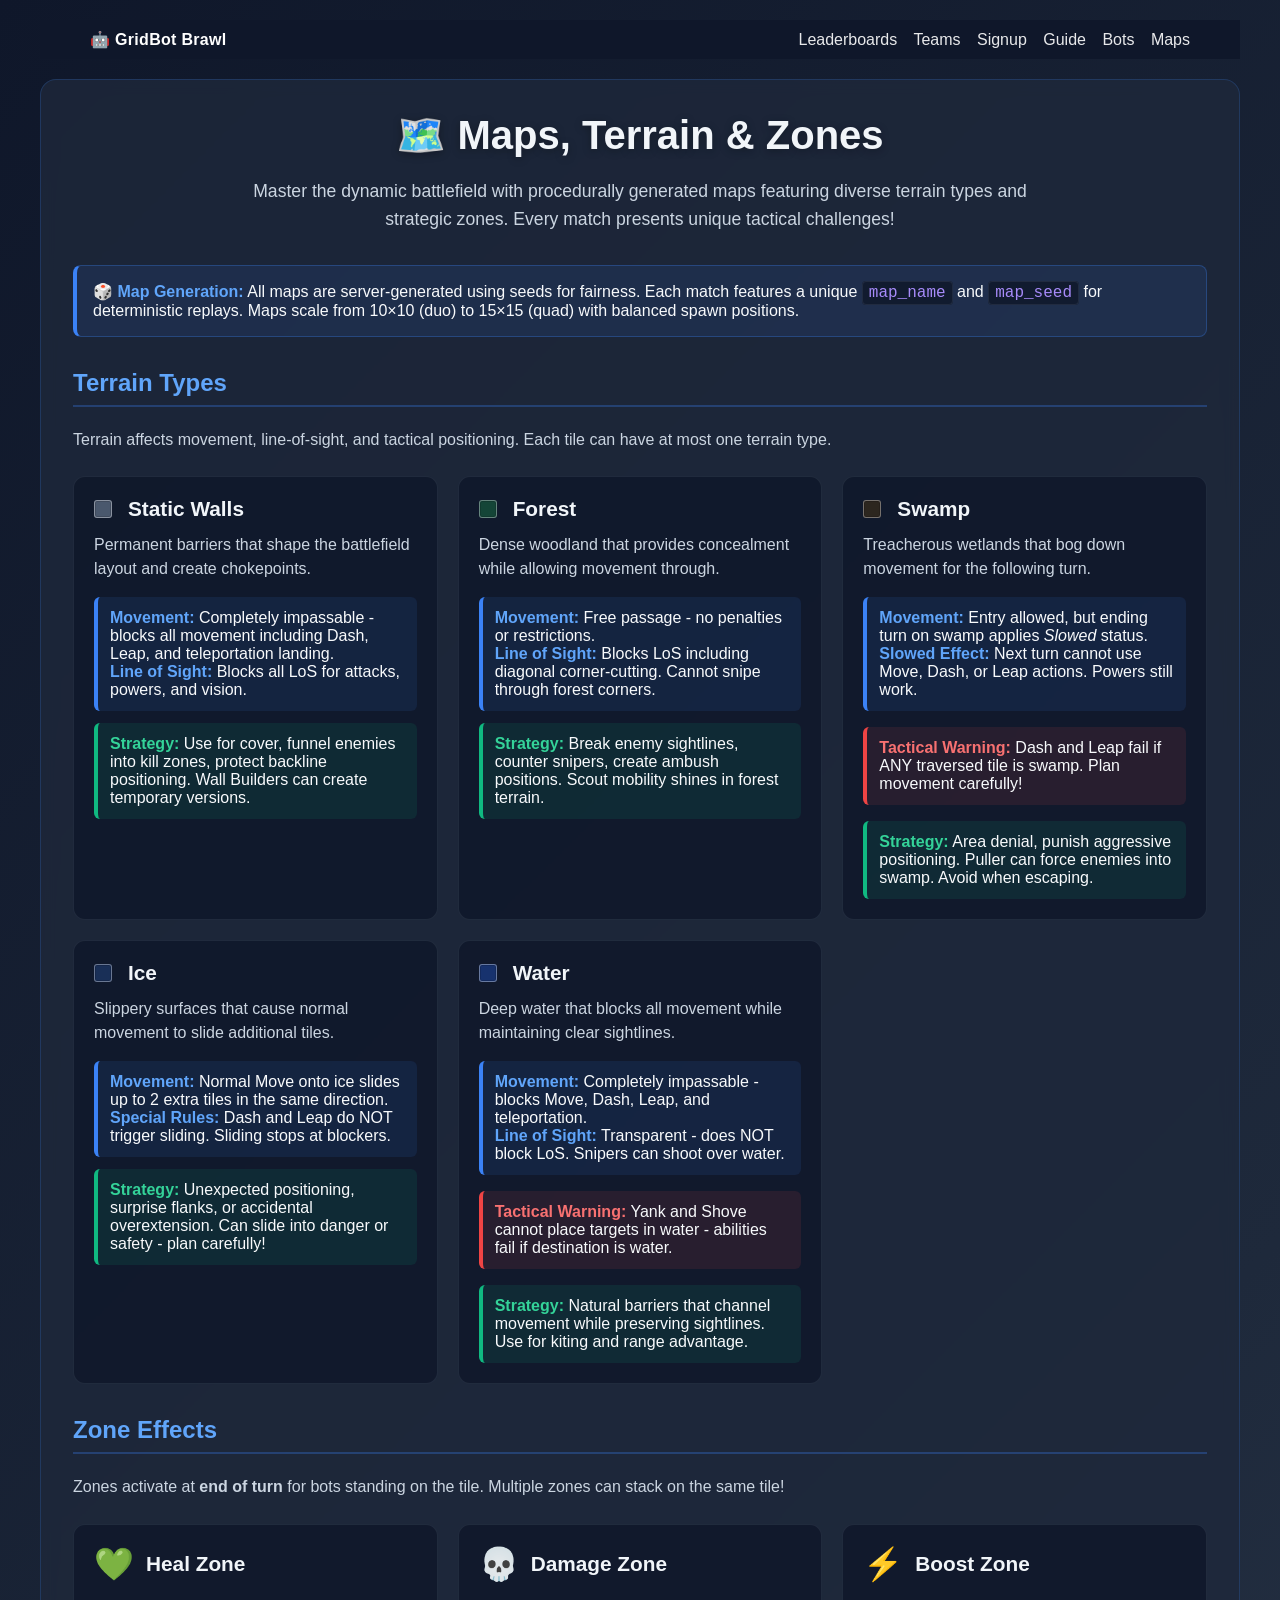
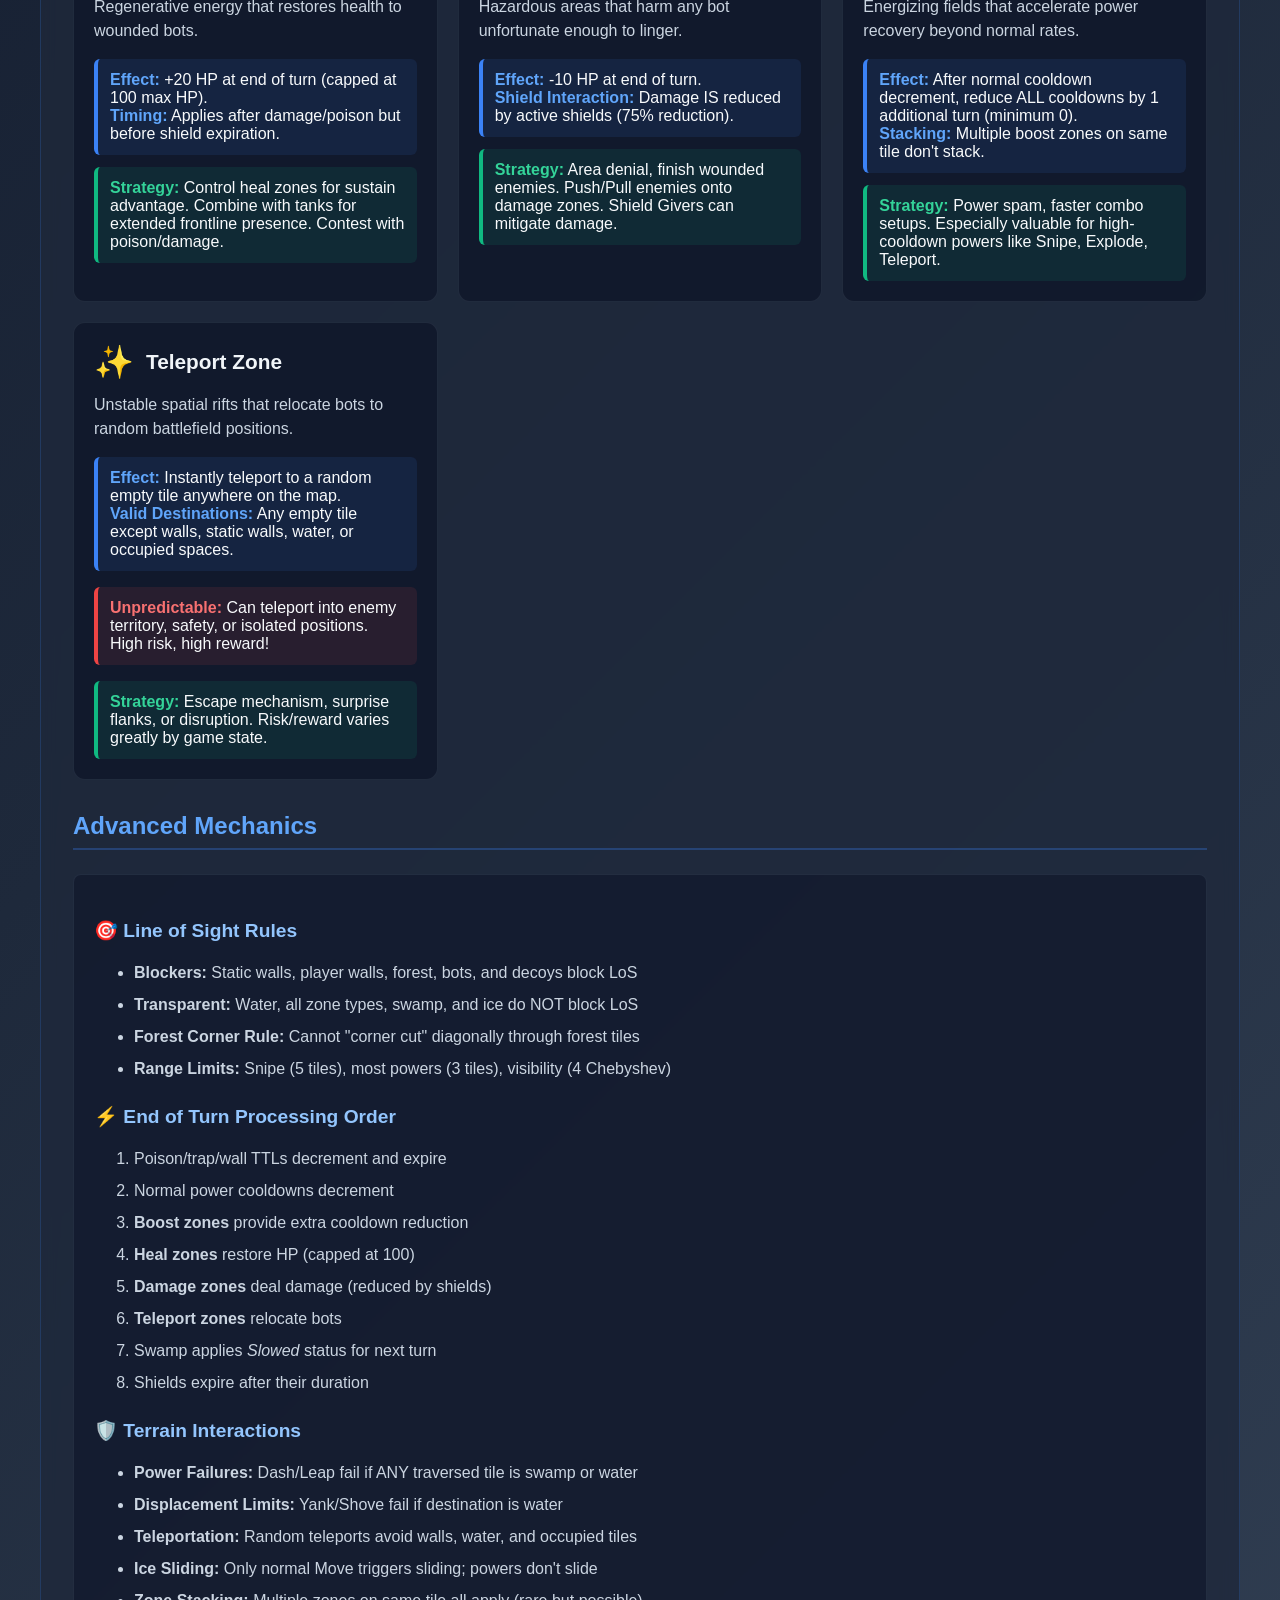
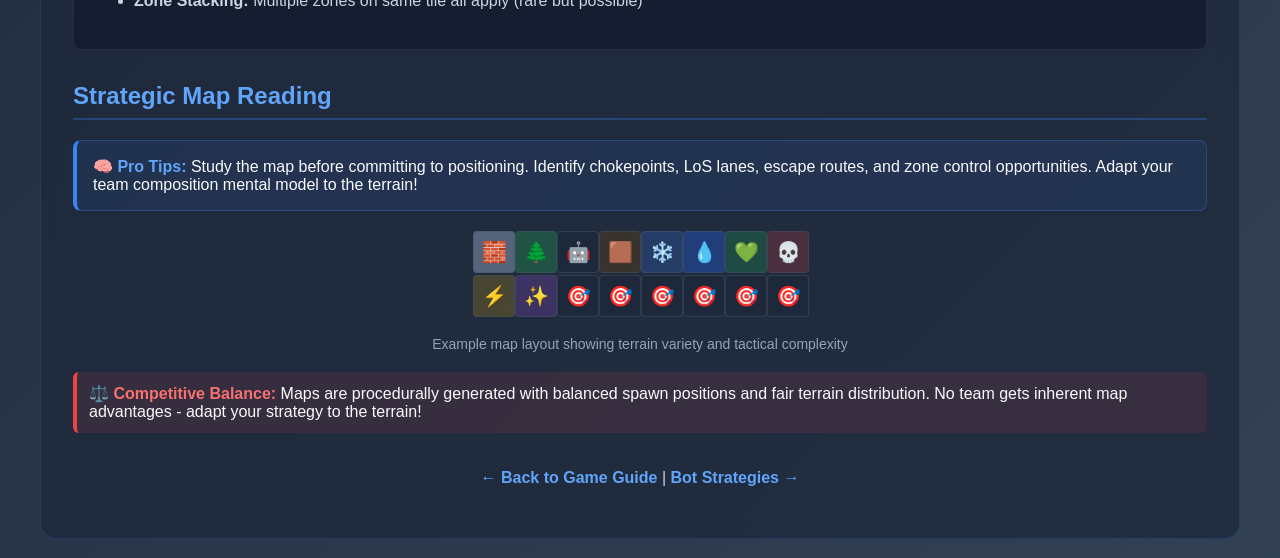
<file: frontend/maps.html>
<!DOCTYPE html>
<html lang="en" data-version="1758052005">
<head>
  <meta charset="UTF-8">
  <title>Maps & Terrain – GridBot Brawl</title>
  <meta name="viewport" content="width=device-width, initial-scale=1">
  <meta http-equiv="Cache-Control" content="no-cache, no-store, must-revalidate">
  <meta http-equiv="Pragma" content="no-cache">
  <meta http-equiv="Expires" content="0"><meta http-equiv="Content-Security-Policy" content="upgrade-insecure-requests">  <link rel="stylesheet" href="style.css?v=1758052001">
  <style>
    body { 
      font-family: 'Inter', 'Segoe UI', Arial, sans-serif; 
      margin: 0; 
      padding: 20px;
      max-width: 1200px; 
      margin: 0 auto;
      background: linear-gradient(135deg, #0f172a 0%, #1e293b 50%, #334155 100%);
      color: #f8fafc;
      min-height: 100vh;
    }
    
    main {
      background: rgba(30, 41, 59, 0.8);
      border-radius: 16px;
      padding: 32px;
      margin-top: 20px;
      backdrop-filter: blur(8px);
      border: 1px solid rgba(59, 130, 246, 0.2);
    }
    
    h1 { 
      color: #f1f5f9; 
      text-align: center;
      font-size: 2.5rem;
      margin-bottom: 16px;
      text-shadow: 0 2px 8px rgba(0,0,0,0.3);
    }
    
    h2 { 
      color: #60a5fa; 
      border-bottom: 2px solid rgba(59, 130, 246, 0.3);
      padding-bottom: 8px;
      margin-top: 32px;
      font-size: 1.5rem;
    }
    
    h3 {
      color: #93c5fd;
      margin-top: 24px;
      font-size: 1.2rem;
    }
    
    p {
      color: #cbd5e1;
      margin-bottom: 16px;
      line-height: 1.6;
    }
    
    .intro {
      text-align: center;
      margin-bottom: 32px;
      font-size: 1.1rem;
      color: #cbd5e1;
      max-width: 800px;
      margin-left: auto;
      margin-right: auto;
    }
    
    .terrain-grid, .zone-grid {
      display: grid;
      grid-template-columns: repeat(auto-fit, minmax(300px, 1fr));
      gap: 20px;
      margin: 24px 0;
    }
    
    .terrain-card, .zone-card {
      background: rgba(15, 23, 42, 0.8);
      border-radius: 12px;
      padding: 20px;
      border: 1px solid rgba(71, 85, 105, 0.3);
      transition: all 0.3s ease;
    }
    
    .terrain-card:hover, .zone-card:hover {
      transform: translateY(-2px);
      box-shadow: 0 8px 32px rgba(0,0,0,0.2);
      border-color: rgba(59, 130, 246, 0.4);
    }
    
    .terrain-header, .zone-header {
      display: flex;
      align-items: center;
      gap: 12px;
      margin-bottom: 12px;
      font-size: 1.3rem;
      font-weight: 700;
    }
    
    .terrain-emoji, .zone-emoji {
      font-size: 2rem;
    }
    /* Compact color swatch used instead of terrain emojis to avoid clutter */
    .terrain-swatch {
      width: 16px;
      height: 16px;
      border-radius: 3px;
      border: 1px solid rgba(255,255,255,0.35);
      box-shadow: inset 0 0 0 1px rgba(0,0,0,0.15);
      display: inline-block;
      margin-right: 4px;
    }
    
    .terrain-name, .zone-name {
      color: #f1f5f9;
    }
    
    .terrain-desc, .zone-desc {
      color: #cbd5e1;
      margin-bottom: 16px;
      line-height: 1.5;
    }
    
    .mechanics {
      background: rgba(59, 130, 246, 0.1);
      border-left: 4px solid #3b82f6;
      padding: 12px;
      border-radius: 6px;
      margin-bottom: 12px;
    }
    
    .mechanics strong {
      color: #60a5fa;
    }
    
    .strategy {
      background: rgba(16, 185, 129, 0.1);
      border-left: 4px solid #10b981;
      padding: 12px;
      border-radius: 6px;
    }
    
    .strategy strong {
      color: #34d399;
    }
    
    .warning {
      background: rgba(239, 68, 68, 0.1);
      border-left: 4px solid #ef4444;
      padding: 12px;
      border-radius: 6px;
      margin: 16px 0;
    }
    
    .warning strong {
      color: #f87171;
    }
    
    .info-box {
      background: rgba(59, 130, 246, 0.1);
      border: 1px solid rgba(59, 130, 246, 0.3);
      border-radius: 8px;
      padding: 16px;
      margin: 20px 0;
      border-left: 4px solid #3b82f6;
    }
    
    .info-box strong {
      color: #60a5fa;
    }
    
    code {
      background: rgba(15, 23, 42, 0.8);
      color: #a78bfa;
      padding: 2px 6px;
      border-radius: 4px;
      border: 1px solid rgba(71, 85, 105, 0.3);
      font-family: 'JetBrains Mono', 'Fira Code', monospace;
    }
    
    .rules-section {
      background: rgba(15, 23, 42, 0.6);
      border-radius: 8px;
      padding: 20px;
      margin: 24px 0;
      border: 1px solid rgba(71, 85, 105, 0.3);
    }
    
    ul, ol {
      color: #cbd5e1;
      margin-bottom: 16px;
    }
    
    li {
      margin-bottom: 8px;
      line-height: 1.5;
    }
    
    .visual-grid {
      display: grid;
      grid-template-columns: repeat(8, 40px);
      gap: 2px;
      margin: 16px 0;
      justify-content: center;
    }
    
    .grid-cell {
      width: 40px;
      height: 40px;
      display: flex;
      align-items: center;
      justify-content: center;
      border: 1px solid rgba(71, 85, 105, 0.5);
      border-radius: 4px;
      font-size: 20px;
      background: rgba(30, 41, 59, 0.8);
    }
    
    .grid-cell.forest { background: rgba(34, 197, 94, 0.25); }
    .grid-cell.swamp { background: rgba(120, 72, 0, 0.28); }
    .grid-cell.ice { background: rgba(59, 130, 246, 0.22); }
    .grid-cell.water { background: rgba(37, 99, 235, 0.35); }
    .grid-cell.wall { background: rgba(100, 116, 139, 0.8); }
    .grid-cell.heal { background: rgba(34, 197, 94, 0.2); }
    .grid-cell.damage { background: rgba(239, 68, 68, 0.2); }
    .grid-cell.boost { background: rgba(234, 179, 8, 0.2); }
    .grid-cell.teleport { background: rgba(168, 85, 247, 0.2); }
  </style>
</head>
<body>
  <header class="site-header">
    <div class="nav">
      <a class="brand" href="index.html">🤖 GridBot Brawl</a>
      <nav class="links">
        <a href="leaderboard.html?mode=duo">Leaderboards</a>
        <a href="teams.html">Teams</a>
        <a href="signup.html">Signup</a>
        <a href="guide.html">Guide</a>
        <a href="bots.html">Bots</a>
        <a href="maps.html">Maps</a>
      </nav>
    </div>
  </header>

  <main>
    <h1>🗺️ Maps, Terrain & Zones</h1>
    <div class="intro">
      <p>Master the dynamic battlefield with procedurally generated maps featuring diverse terrain types and strategic zones. Every match presents unique tactical challenges!</p>
    </div>

    <div class="info-box">
      <strong>🎲 Map Generation:</strong> All maps are server-generated using seeds for fairness. Each match features a unique <code>map_name</code> and <code>map_seed</code> for deterministic replays. Maps scale from 10×10 (duo) to 15×15 (quad) with balanced spawn positions.
    </div>

    <h2>Terrain Types</h2>
    <p>Terrain affects movement, line-of-sight, and tactical positioning. Each tile can have at most one terrain type.</p>

    <div class="terrain-grid">
      <div class="terrain-card">
        <div class="terrain-header">
          <span class="terrain-swatch" style="background: rgba(100, 116, 139, 0.7)"></span>
          <span class="terrain-name">Static Walls</span>
        </div>
        <div class="terrain-desc">Permanent barriers that shape the battlefield layout and create chokepoints.</div>
        <div class="mechanics">
          <strong>Movement:</strong> Completely impassable - blocks all movement including Dash, Leap, and teleportation landing.<br>
          <strong>Line of Sight:</strong> Blocks all LoS for attacks, powers, and vision.
        </div>
        <div class="strategy">
          <strong>Strategy:</strong> Use for cover, funnel enemies into kill zones, protect backline positioning. Wall Builders can create temporary versions.
        </div>
      </div>

      <div class="terrain-card">
        <div class="terrain-header">
          <span class="terrain-swatch" style="background: rgba(34, 197, 94, 0.25)"></span>
          <span class="terrain-name">Forest</span>
        </div>
        <div class="terrain-desc">Dense woodland that provides concealment while allowing movement through.</div>
        <div class="mechanics">
          <strong>Movement:</strong> Free passage - no penalties or restrictions.<br>
          <strong>Line of Sight:</strong> Blocks LoS including diagonal corner-cutting. Cannot snipe through forest corners.
        </div>
        <div class="strategy">
          <strong>Strategy:</strong> Break enemy sightlines, counter snipers, create ambush positions. Scout mobility shines in forest terrain.
        </div>
      </div>

      <div class="terrain-card">
        <div class="terrain-header">
          <span class="terrain-swatch" style="background: rgba(120, 72, 0, 0.28)"></span>
          <span class="terrain-name">Swamp</span>
        </div>
        <div class="terrain-desc">Treacherous wetlands that bog down movement for the following turn.</div>
        <div class="mechanics">
          <strong>Movement:</strong> Entry allowed, but ending turn on swamp applies <em>Slowed</em> status.<br>
          <strong>Slowed Effect:</strong> Next turn cannot use Move, Dash, or Leap actions. Powers still work.
        </div>
        <div class="warning">
          <strong>Tactical Warning:</strong> Dash and Leap fail if ANY traversed tile is swamp. Plan movement carefully!
        </div>
        <div class="strategy">
          <strong>Strategy:</strong> Area denial, punish aggressive positioning. Puller can force enemies into swamp. Avoid when escaping.
        </div>
      </div>

      <div class="terrain-card">
        <div class="terrain-header">
          <span class="terrain-swatch" style="background: rgba(59, 130, 246, 0.22)"></span>
          <span class="terrain-name">Ice</span>
        </div>
        <div class="terrain-desc">Slippery surfaces that cause normal movement to slide additional tiles.</div>
        <div class="mechanics">
          <strong>Movement:</strong> Normal Move onto ice slides up to 2 extra tiles in the same direction.<br>
          <strong>Special Rules:</strong> Dash and Leap do NOT trigger sliding. Sliding stops at blockers.
        </div>
        <div class="strategy">
          <strong>Strategy:</strong> Unexpected positioning, surprise flanks, or accidental overextension. Can slide into danger or safety - plan carefully!
        </div>
      </div>

      <div class="terrain-card">
        <div class="terrain-header">
          <span class="terrain-swatch" style="background: rgba(37, 99, 235, 0.35)"></span>
          <span class="terrain-name">Water</span>
        </div>
        <div class="terrain-desc">Deep water that blocks all movement while maintaining clear sightlines.</div>
        <div class="mechanics">
          <strong>Movement:</strong> Completely impassable - blocks Move, Dash, Leap, and teleportation.<br>
          <strong>Line of Sight:</strong> Transparent - does NOT block LoS. Snipers can shoot over water.
        </div>
        <div class="warning">
          <strong>Tactical Warning:</strong> Yank and Shove cannot place targets in water - abilities fail if destination is water.
        </div>
        <div class="strategy">
          <strong>Strategy:</strong> Natural barriers that channel movement while preserving sightlines. Use for kiting and range advantage.
        </div>
      </div>
    </div>

    <h2>Zone Effects</h2>
    <p>Zones activate at <strong>end of turn</strong> for bots standing on the tile. Multiple zones can stack on the same tile!</p>

    <div class="zone-grid">
      <div class="zone-card">
        <div class="zone-header">
          <span class="zone-emoji">💚</span>
          <span class="zone-name">Heal Zone</span>
        </div>
        <div class="zone-desc">Regenerative energy that restores health to wounded bots.</div>
        <div class="mechanics">
          <strong>Effect:</strong> +20 HP at end of turn (capped at 100 max HP).<br>
          <strong>Timing:</strong> Applies after damage/poison but before shield expiration.
        </div>
        <div class="strategy">
          <strong>Strategy:</strong> Control heal zones for sustain advantage. Combine with tanks for extended frontline presence. Contest with poison/damage.
        </div>
      </div>

      <div class="zone-card">
        <div class="zone-header">
          <span class="zone-emoji">💀</span>
          <span class="zone-name">Damage Zone</span>
        </div>
        <div class="zone-desc">Hazardous areas that harm any bot unfortunate enough to linger.</div>
        <div class="mechanics">
          <strong>Effect:</strong> -10 HP at end of turn.<br>
          <strong>Shield Interaction:</strong> Damage IS reduced by active shields (75% reduction).
        </div>
        <div class="strategy">
          <strong>Strategy:</strong> Area denial, finish wounded enemies. Push/Pull enemies onto damage zones. Shield Givers can mitigate damage.
        </div>
      </div>

      <div class="zone-card">
        <div class="zone-header">
          <span class="zone-emoji">⚡</span>
          <span class="zone-name">Boost Zone</span>
        </div>
        <div class="zone-desc">Energizing fields that accelerate power recovery beyond normal rates.</div>
        <div class="mechanics">
          <strong>Effect:</strong> After normal cooldown decrement, reduce ALL cooldowns by 1 additional turn (minimum 0).<br>
          <strong>Stacking:</strong> Multiple boost zones on same tile don't stack.
        </div>
        <div class="strategy">
          <strong>Strategy:</strong> Power spam, faster combo setups. Especially valuable for high-cooldown powers like Snipe, Explode, Teleport.
        </div>
      </div>

      <div class="zone-card">
        <div class="zone-header">
          <span class="zone-emoji">✨</span>
          <span class="zone-name">Teleport Zone</span>
        </div>
        <div class="zone-desc">Unstable spatial rifts that relocate bots to random battlefield positions.</div>
        <div class="mechanics">
          <strong>Effect:</strong> Instantly teleport to a random empty tile anywhere on the map.<br>
          <strong>Valid Destinations:</strong> Any empty tile except walls, static walls, water, or occupied spaces.
        </div>
        <div class="warning">
          <strong>Unpredictable:</strong> Can teleport into enemy territory, safety, or isolated positions. High risk, high reward!
        </div>
        <div class="strategy">
          <strong>Strategy:</strong> Escape mechanism, surprise flanks, or disruption. Risk/reward varies greatly by game state.
        </div>
      </div>
    </div>

    <h2>Advanced Mechanics</h2>
    <div class="rules-section">
      <h3>🎯 Line of Sight Rules</h3>
      <ul>
        <li><strong>Blockers:</strong> Static walls, player walls, forest, bots, and decoys block LoS</li>
        <li><strong>Transparent:</strong> Water, all zone types, swamp, and ice do NOT block LoS</li>
        <li><strong>Forest Corner Rule:</strong> Cannot "corner cut" diagonally through forest tiles</li>
        <li><strong>Range Limits:</strong> Snipe (5 tiles), most powers (3 tiles), visibility (4 Chebyshev)</li>
      </ul>

      <h3>⚡ End of Turn Processing Order</h3>
      <ol>
        <li>Poison/trap/wall TTLs decrement and expire</li>
        <li>Normal power cooldowns decrement</li>
        <li><strong>Boost zones</strong> provide extra cooldown reduction</li>
        <li><strong>Heal zones</strong> restore HP (capped at 100)</li>
        <li><strong>Damage zones</strong> deal damage (reduced by shields)</li>
        <li><strong>Teleport zones</strong> relocate bots</li>
        <li>Swamp applies <em>Slowed</em> status for next turn</li>
        <li>Shields expire after their duration</li>
      </ol>

      <h3>🛡️ Terrain Interactions</h3>
      <ul>
        <li><strong>Power Failures:</strong> Dash/Leap fail if ANY traversed tile is swamp or water</li>
        <li><strong>Displacement Limits:</strong> Yank/Shove fail if destination is water</li>
        <li><strong>Teleportation:</strong> Random teleports avoid walls, water, and occupied tiles</li>
        <li><strong>Ice Sliding:</strong> Only normal Move triggers sliding; powers don't slide</li>
        <li><strong>Zone Stacking:</strong> Multiple zones on same tile all apply (rare but possible)</li>
      </ul>
    </div>

    <h2>Strategic Map Reading</h2>
    <div class="info-box">
      <strong>🧠 Pro Tips:</strong> Study the map before committing to positioning. Identify chokepoints, LoS lanes, escape routes, and zone control opportunities. Adapt your team composition mental model to the terrain!
    </div>

    <div class="visual-grid">
      <div class="grid-cell wall">🧱</div>
      <div class="grid-cell forest">🌲</div>
      <div class="grid-cell">🤖</div>
      <div class="grid-cell swamp">🟫</div>
      <div class="grid-cell ice">❄️</div>
      <div class="grid-cell water">💧</div>
      <div class="grid-cell heal">💚</div>
      <div class="grid-cell damage">💀</div>
      <div class="grid-cell boost">⚡</div>
      <div class="grid-cell teleport">✨</div>
      <div class="grid-cell">🎯</div>
      <div class="grid-cell">🎯</div>
      <div class="grid-cell">🎯</div>
      <div class="grid-cell">🎯</div>
      <div class="grid-cell">🎯</div>
      <div class="grid-cell">🎯</div>
    </div>
    <p style="text-align: center; font-size: 14px; color: #94a3b8; margin-top: 8px;">
      Example map layout showing terrain variety and tactical complexity
    </p>

    <div class="warning">
      <strong>⚖️ Competitive Balance:</strong> Maps are procedurally generated with balanced spawn positions and fair terrain distribution. No team gets inherent map advantages - adapt your strategy to the terrain!
    </div>

    <p style="text-align: center; margin-top: 32px;">
      <a href="guide.html" style="color: #60a5fa; text-decoration: none; font-weight: 600;">← Back to Game Guide</a> | 
      <a href="bots.html" style="color: #60a5fa; text-decoration: none; font-weight: 600;">Bot Strategies →</a>
    </p>
  </main>
</body>
</html>
</file>
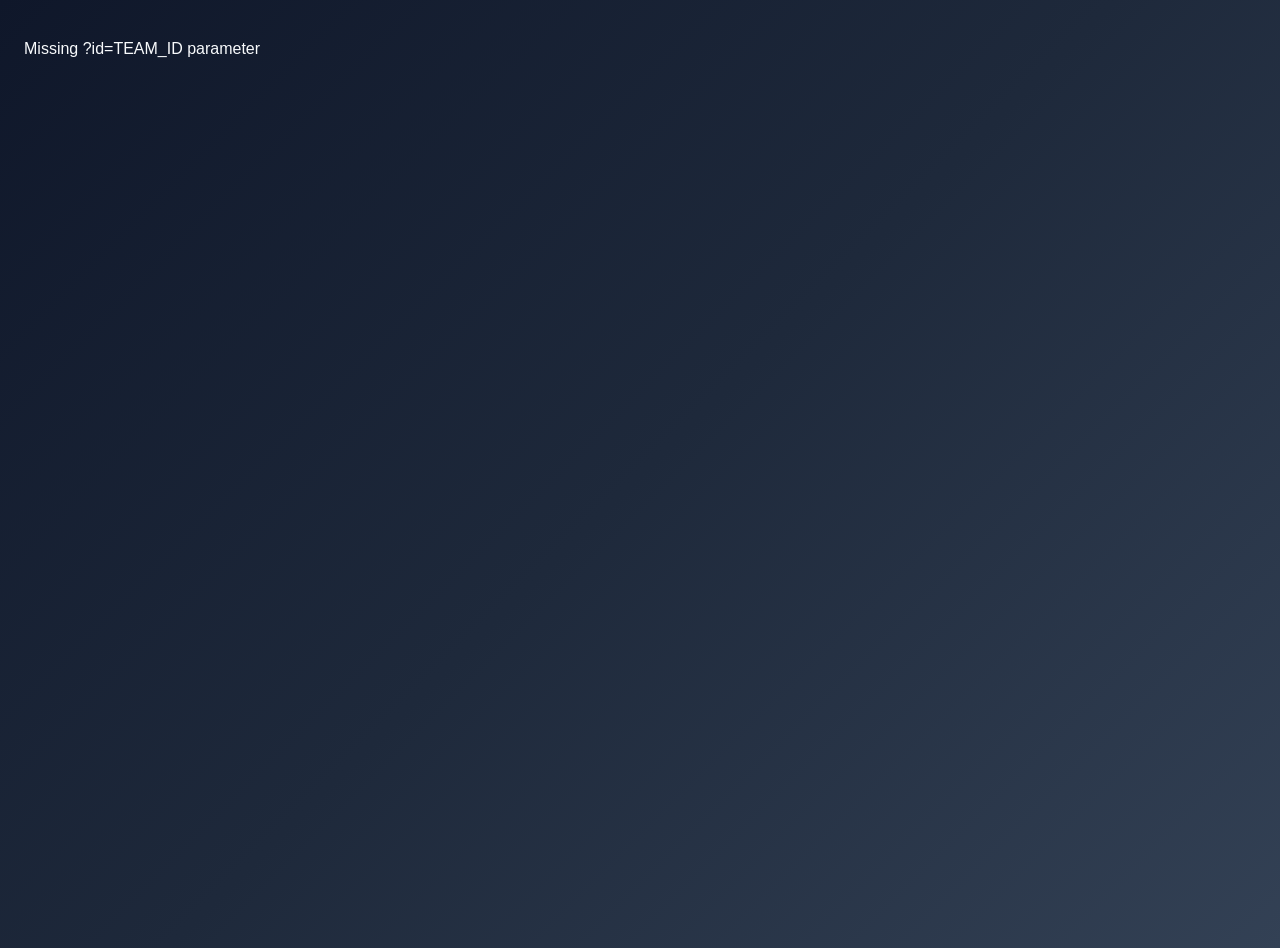
<file: frontend/team.html>
<!DOCTYPE html>
<html lang="en">
<head>
  <meta charset="UTF-8">
  <title>Team Dashboard – GridBot Brawl</title>
  <meta name="viewport" content="width=device-width, initial-scale=1">
  <link rel="stylesheet" href="style.css">
  <style>
    body {
      font-family: 'Inter', 'Segoe UI', Tahoma, Geneva, Verdana, sans-serif;
      margin: 0;
      padding: 24px;
      background: linear-gradient(135deg, #0f172a 0%, #1e293b 50%, #334155 100%);
      min-height: 100vh;
      color: #f8fafc;
    }
    
    .container {
      max-width: 1200px;
      margin: 0 auto;
      background: rgba(30, 41, 59, 0.95);
      backdrop-filter: blur(16px);
      border-radius: 20px;
      padding: 32px;
      box-shadow: 0 12px 48px rgba(0,0,0,0.25);
      border: 1px solid rgba(71, 85, 105, 0.3);
    }
    
    h1 {
      color: #f8fafc;
      margin-bottom: 24px;
      font-size: 2.5rem;
      font-weight: 700;
      text-shadow: 0 4px 8px rgba(0,0,0,0.4);
    }
    
    h3 {
      color: #e2e8f0;
      margin: 32px 0 16px 0;
      font-size: 1.25rem;
      font-weight: 600;
      border-bottom: 2px solid rgba(59, 130, 246, 0.3);
      padding-bottom: 8px;
    }
    
    .components-section {
      background: rgba(15, 23, 42, 0.6);
      border-radius: 12px;
      padding: 20px;
      margin-bottom: 24px;
      border: 1px solid rgba(51, 65, 85, 0.5);
    }
    
    .action-section {
      background: rgba(15, 23, 42, 0.6);
      border-radius: 12px;
      padding: 20px;
      margin-bottom: 24px;
      border: 1px solid rgba(51, 65, 85, 0.5);
      display: flex;
      gap: 12px;
      align-items: center;
      flex-wrap: wrap;
    }
    
    table {
      border-collapse: collapse;
      width: 100%;
      background: rgba(15, 23, 42, 0.6);
      border-radius: 12px;
      overflow: hidden;
      box-shadow: 0 4px 16px rgba(0,0,0,0.1);
      margin-bottom: 24px;
    }
    
    th, td {
      padding: 12px 16px;
      text-align: left;
      border-bottom: 1px solid rgba(71, 85, 105, 0.3);
    }
    
    th {
      background: rgba(59, 130, 246, 0.1);
      color: #93c5fd;
      font-weight: 700;
      font-size: 14px;
      letter-spacing: 0.025em;
    }
    
    td {
      color: #e2e8f0;
      font-size: 14px;
    }
    
    tr:hover {
      background: rgba(59, 130, 246, 0.05);
    }
    
    tr:last-child td {
      border-bottom: none;
    }
    
    .badge {
      padding: 4px 8px;
      border-radius: 6px;
      font-size: 12px;
      font-weight: 600;
      text-transform: uppercase;
      letter-spacing: 0.025em;
    }
    
    .win {
      background: #22c55e;
      color: white;
    }
    
    .loss {
      background: #ef4444;
      color: white;
    }
    
    .draw {
      background: #facc15;
      color: #000;
    }
    
    .pill {
      padding: 4px 10px;
      border-radius: 999px;
      background: rgba(59, 130, 246, 0.2);
      color: #93c5fd;
      border: 1px solid rgba(59, 130, 246, 0.3);
      margin-right: 8px;
      font-size: 12px;
      font-weight: 500;
    }
    
    .card {
      border: 1px solid rgba(71, 85, 105, 0.3);
      border-radius: 10px;
      padding: 12px;
      cursor: pointer;
      background: rgba(51, 65, 85, 0.3);
      transition: all 0.2s ease;
      backdrop-filter: blur(8px);
      display: flex;
      align-items: center;
      gap: 8px;
    }
    
    .card:hover {
      background: rgba(59, 130, 246, 0.1);
      transform: translateY(-1px);
      box-shadow: 0 4px 12px rgba(0,0,0,0.15);
      border-color: rgba(59, 130, 246, 0.4);
    }
    
    .card.selected {
      border: 2px solid #22c55e;
      background: rgba(34, 197, 94, 0.1);
      box-shadow: 0 0 0 3px rgba(34, 197, 94, 0.2);
    }
    
    button {
      background: linear-gradient(135deg, #3b82f6, #1d4ed8);
      color: white;
      border: none;
      padding: 10px 16px;
      border-radius: 8px;
      cursor: pointer;
      font-size: 13px;
      font-weight: 600;
      transition: all 0.2s ease;
      box-shadow: 0 4px 12px rgba(59, 130, 246, 0.3);
    }
    
    button:hover {
      transform: translateY(-2px);
      box-shadow: 0 6px 20px rgba(59, 130, 246, 0.4);
    }
    
    button[style*="background:#ef4444"] {
      background: linear-gradient(135deg, #ef4444, #dc2626) !important;
      box-shadow: 0 4px 12px rgba(239, 68, 68, 0.3);
    }
    
    button[style*="background:#ef4444"]:hover {
      box-shadow: 0 6px 20px rgba(239, 68, 68, 0.4);
    }
    
    input[type="file"], input[type="password"] {
      padding: 8px 12px;
      border: 1px solid rgba(71, 85, 105, 0.5);
      border-radius: 6px;
      background: rgba(15, 23, 42, 0.6);
      color: #e2e8f0;
      font-size: 13px;
    }
    
    input[type="password"]:focus {
      outline: none;
      border-color: #3b82f6;
      box-shadow: 0 0 0 3px rgba(59, 130, 246, 0.1);
    }
    
    .form-section {
      background: rgba(15, 23, 42, 0.6);
      border-radius: 12px;
      padding: 20px;
      margin-bottom: 20px;
      border: 1px solid rgba(51, 65, 85, 0.5);
    }
    
    .picker-section {
      background: rgba(15, 23, 42, 0.4);
      border: 1px dashed rgba(148, 163, 184, 0.3);
      border-radius: 10px;
      padding: 16px;
      margin-bottom: 20px;
    }
    
    .picker-title {
      font-weight: 600;
      margin-bottom: 12px;
      color: #cbd5e1;
    }
    
    .picker-grid {
      display: grid;
      grid-template-columns: repeat(auto-fill, minmax(200px, 1fr));
      gap: 12px;
    }
    
    .picker-note {
      font-size: 12px;
      color: #94a3b8;
      margin-top: 8px;
      line-height: 1.4;
    }
    
    a {
      color: #60a5fa;
      text-decoration: none;
      transition: color 0.2s ease;
    }
    
    a:hover {
      color: #93c5fd;
      text-decoration: underline;
    }
    
    
  </style>
</head>
<body>
  <header class="site-header">
    <div class="nav">
      <a class="brand" href="index.html">🤖 GridBot Brawl</a>
      <nav class="links">
        <a href="leaderboard.html?mode=duo">Leaderboards</a>
        <a href="teams.html">Teams</a>
        <a href="signup.html">Signup</a>
        <a href="guide.html">Guide</a>
        <a href="bots.html">Bots</a>
        <a href="maps.html">Maps</a>
      </nav>
    </div>
  </header>
  
  <div class="container">
    <h1 id="team-name">Team</h1>
    <div id="member-list" style="color:#94a3b8; margin-top:-8px; margin-bottom:16px;"></div>
    
    <div class="components-section">
      <h3 style="margin-top: 0;">Current Roster</h3>
      <div id="components"></div>
    </div>
    
    <div class="action-section">
      <button id="test-baseline">▶ Test vs Baseline</button>
      <span id="test-status" style="color:#94a3b8;"></span>
    </div>

    <div class="picker-section">
      <div class="picker-title">Baseline Roster (select 5 to override)</div>
      <div id="baseline-cards" class="picker-grid"></div>
      <div class="picker-note">If left empty, the baseline uses its default roster.</div>
    </div>

    <div class="form-section">
      <h3 style="margin-top: 0;">Code & Roster Management</h3>
      <form id="upload-form" enctype="multipart/form-data" style="display:flex; gap:12px; align-items:center; flex-wrap:wrap; margin-bottom:20px;">
        <input type="file" name="bot_file" accept=".py">
        <input type="password" name="password" placeholder="Team password" minlength="6" required>
        <button type="submit">Upload New Code</button>
        <span id="upload-status" style="color:#94a3b8;"></span>
      </form>
      
      <div class="picker-section">
        <div class="picker-title">Update Roster (select 5)</div>
        <div id="cards" class="picker-grid"></div>
        <div style="display:flex; gap:12px; align-items:center; margin-top:12px;">
          <button id="save-roster">Save Roster</button>
          <span id="roster-status" style="color:#94a3b8;"></span>
        </div>
      </div>
    </div>

    <div class="action-section">
      <button id="submit-eval">Submit for evaluation</button>
      <span id="eval-status" style="color:#94a3b8;"></span>
      <span id="queue-status" class="pill" title="Pending/running matches for this team today"></span>
    </div>

  <h3>Duo Matches</h3>
  <table id="duo-table">
    <thead>
      <tr><th>#</th><th>Outcome</th><th>Opponents</th><th>HP Left</th><th>DMG Done</th><th>Replay</th></tr>
    </thead>
    <tbody></tbody>
  </table>

  <h3>Quad Matches</h3>
  <table id="quad-table" style="margin-top:20px;">
    <thead>
      <tr><th>#</th><th>Outcome</th><th>Opponents</th><th>HP Left</th><th>DMG Done</th><th>Replay</th></tr>
    </thead>
    <tbody></tbody>
  </table>

  <h3 style="margin-top:24px;">Baseline Tests</h3>
  <table id="baseline-table">
    <thead>
      <tr><th>#</th><th>Outcome</th><th>Opponents</th><th>HP Left</th><th>DMG Done</th><th>Replay</th></tr>
    </thead>
    <tbody></tbody>
  </table>

    
  </div>

  <script>
    const params = new URLSearchParams(window.location.search);
    const teamId = params.get('id');
    if (!teamId) {
      document.body.innerHTML = '<p>Missing ?id=TEAM_ID parameter</p>';
      throw new Error('missing id');
    }

    async function fetchTeam() {
      const r = await fetch(`http://localhost:8000/teams/${teamId}`);
      return await r.json();
    }
    async function fetchMatches() {
      const r = await fetch(`http://localhost:8000/teams/${teamId}/matches`);
      return await r.json();
    }
    async function fetchComponents(){
      const r = await fetch('http://localhost:8000/metadata/components');
      return (await r.json()).components || [];
    }
    function shorten(id) { return id.slice(0,6)+'…'; }

    (async function init() {
      const [team, compsMeta] = await Promise.all([fetchTeam(), fetchComponents()]);
      document.getElementById('team-name').textContent = team.name;
      const ml = document.getElementById('member-list');
      if (Array.isArray(team.members) && team.members.length){
        // Filter out email addresses and only show names
        const names = team.members.map(member => {
          // If it looks like an email, extract the name part before @
          if (member.includes('@')) {
            return member.split('@')[0];
          }
          return member;
        });
        ml.textContent = 'Members: ' + names.join(', ');
      } else {
        ml.textContent = '';
      }

      const matches = await fetchMatches();

      // component pills
      const compDiv = document.getElementById('components');
      const roster = Array.isArray(team.roster) ? team.roster : [];
      const compMap = Object.fromEntries(compsMeta.map(c=>[c.key,c]));
      roster.forEach(key=>{
        const c = compMap[key];
        const span=document.createElement('span'); span.className='pill'; span.textContent = c? `${c.emoji} ${c.name}` : key; compDiv.appendChild(span);
      });

      // build roster picker cards
      const cardsDiv = document.getElementById('cards');
      const selected = new Set(roster);
      function renderCards(){
        cardsDiv.innerHTML='';
        compsMeta.forEach(c=>{
          const div=document.createElement('div');
          div.className = 'card' + (selected.has(c.key) ? ' selected' : '');
          div.innerHTML = `<span style="font-size:18px;">${c.emoji}</span> <strong>${c.name}</strong> <span style="font-size:12px;color:#64748b;">CD ${c.cooldown}</span>`;
          div.onclick = ()=>{ if (selected.has(c.key)) selected.delete(c.key); else { if (selected.size<5) selected.add(c.key); } renderCards(); };
          cardsDiv.appendChild(div);
        });
      }
      renderCards();

      // baseline picker (independent selection)
      const baseDiv = document.getElementById('baseline-cards');
      const baseSelected = new Set();
      function renderBaselineCards(){
        baseDiv.innerHTML='';
        compsMeta.forEach(c=>{
          const div=document.createElement('div');
          div.className = 'card' + (baseSelected.has(c.key) ? ' selected' : '');
          div.innerHTML = `<span style="font-size:18px;">${c.emoji}</span> <strong>${c.name}</strong> <span style="font-size:12px;color:#64748b;">CD ${c.cooldown}</span>`;
          div.onclick = ()=>{ if (baseSelected.has(c.key)) baseSelected.delete(c.key); else { if (baseSelected.size<5) baseSelected.add(c.key); } renderBaselineCards(); };
          baseDiv.appendChild(div);
        });
      }
      renderBaselineCards();

      const duoBody = document.querySelector('#duo-table tbody');
      const quadBody = document.querySelector('#quad-table tbody');
      const baseBody = document.querySelector('#baseline-table tbody');
      let d=1,q=1;
      let b=1;
      matches.forEach((m) => {
        const tr=document.createElement('tr');
        const badge=`<span class="badge ${m.outcome}">${m.outcome.toUpperCase()}</span>`;
        const oppText = (m.opponent_names && m.opponent_names.length) ? m.opponent_names.join(', ') : m.opponents.map(shorten).join(', ');
        tr.innerHTML=`<td>${m.is_baseline ? b++ : (m.mode==='duo'?d++:q++)}</td><td>${badge}</td><td>${oppText}</td><td>${m.hp_left}</td><td>${m.damage_done ?? 0}</td><td><a href="viewer.html?id=${m.match_id}" target="_blank">🔗</a></td>`;
        if (m.is_baseline) baseBody.appendChild(tr); else (m.mode==='duo'?duoBody:quadBody).appendChild(tr);
      });
      
      // Queue status for this team (count of pending+running today)
      try {
        const pr = await fetch(`http://localhost:8000/teams/${teamId}/queue_status`).then(r=>r.json());
        document.getElementById('queue-status').textContent = `${pr.queued || 0} queued • ${pr.pending || 0} pending • ${pr.running || 0} running`;
      } catch (e) {
        document.getElementById('queue-status').textContent = '';
      }

      // Test vs Baseline
      document.getElementById('test-baseline').onclick = async () => {
        const statusEl = document.getElementById('test-status');
        statusEl.textContent = 'Queuing match…';
        try {
          const rosterOverride = Array.from(baseSelected);
          const body = { team_id: teamId };
          if (rosterOverride.length === 5) body.baseline_roster = rosterOverride;
          const res = await fetch(`http://localhost:8000/simulate/vs_baseline`, { method: 'POST', headers: { 'Content-Type': 'application/json' }, body: JSON.stringify(body) });
          if (!res.ok) {
            statusEl.textContent = 'Failed to queue match';
            alert('Failed: ' + (await res.text()));
            return;
          }
          const data = await res.json();
          statusEl.textContent = `Match ${data.match_id} queued.`;
          window.open(`viewer.html?id=${data.match_id}`, '_blank');
        } catch (e) {
          statusEl.textContent = 'Failed to queue match';
          console.error(e);
        }
      };

      // Upload new code (password required)
      const uploadForm = document.getElementById('upload-form');
      uploadForm.addEventListener('submit', async (e) => {
        e.preventDefault();
        const statusEl = document.getElementById('upload-status');
        statusEl.textContent = 'Uploading…';
        const formData = new FormData(uploadForm);
        try {
          const res = await fetch(`http://localhost:8000/teams/${teamId}`, { method: 'PUT', body: formData });
          const txt = await res.text();
          if (!res.ok) throw new Error(txt);
          statusEl.textContent = 'Updated';
        } catch (err) {
          statusEl.textContent = 'Failed';
          alert('Upload failed: ' + err.message);
        }
      });

      // Save roster
      document.getElementById('save-roster').onclick = async ()=>{
        const statusEl = document.getElementById('roster-status');
        if (selected.size !== 5){ statusEl.textContent = 'Pick exactly 5'; return; }
        const pwd = prompt('Enter team password to save roster');
        if (!pwd){ statusEl.textContent='Cancelled'; return; }
        const form = new FormData();
        form.append('password', pwd);
        form.append('roster', JSON.stringify(Array.from(selected)));
        statusEl.textContent = 'Saving…';
        const res = await fetch(`http://localhost:8000/teams/${teamId}`, { method: 'PUT', body: form });
        if (res.ok){ statusEl.textContent = 'Saved'; } else { statusEl.textContent = 'Failed'; alert(await res.text()); }
      };

      // Submit for evaluation: enqueue leaderboard matches via Celery
      document.getElementById('submit-eval').onclick = async () => {
        const el = document.getElementById('eval-status');
        const password = prompt('Enter team password to submit for evaluation');
        if (!password) { el.textContent = 'Cancelled'; return; }
        el.textContent = 'Submitting…';
        try {
          const form = new FormData();
          form.append('password', password);
          const res = await fetch(`http://localhost:8000/teams/${teamId}/submit_for_evaluation`, { method: 'POST', body: form });
          if (!res.ok) { el.textContent = 'Failed'; alert('Failed: ' + (await res.text())); return; }
          el.textContent = 'Queued evaluation';
        } catch (e) {
          el.textContent = 'Failed';
        }
      };
    })();
  </script>
</body>
</html>
</file>
<file: frontend/style.css>
/* GridBot Brawl global styles */
body {
  font-family: 'Inter', 'Segoe UI', Arial, sans-serif;
  color: #0f172a;
  background: #f8fafc;
  margin: 0;
  padding: 20px;
}

h1, h2, h3 { color: #0f172a; margin-top: 0; }

a { color: #2563eb; text-decoration: none; }
a:hover { text-decoration: underline; }

table { border-collapse: collapse; width: 100%; margin-bottom: 20px; }
th, td { border: 1px solid #cbd5e1; padding: 6px; text-align: left; }
th { background: #e2e8f0; }

button {
  background: #0f172a;
  color: #fff;
  border: none;
  padding: 6px 10px;
  border-radius: 4px;
  cursor: pointer;
  margin-right: 4px;
}
button:hover { background: #1e293b; }

/* site header */
.site-header { background: #0f172a; color: #fff; }
.site-header .nav { max-width: 1100px; margin: 0 auto; display:flex; align-items:center; justify-content:space-between; padding:10px 16px; }
.site-header a { color:#fff; text-decoration:none; margin-right:12px; }
.site-header a:hover { text-decoration: underline; }
.site-header .brand { font-weight: 700; letter-spacing: .3px; }
.site-header .links a { opacity: .9; }
.site-header .links a:last-child { margin-right: 0; }
.site-header .links a:hover { opacity: 1; }

/* badges */
.badge { padding:2px 6px; border-radius:4px; font-size:12px; color:#fff; }
.win { background:#22c55e; }
.loss { background:#ef4444; }
.draw { background:#facc15; color:#000; }
.pill { padding:2px 6px; border-radius:12px; background:#e5e7eb; margin-right:4px; font-size:12px; }

/* rank rows */
.rank1 td { background:#fff9c4; }
.rank2 td { background:#e0e7ff; }
.rank3 td { background:#fde68a; }
</file>
